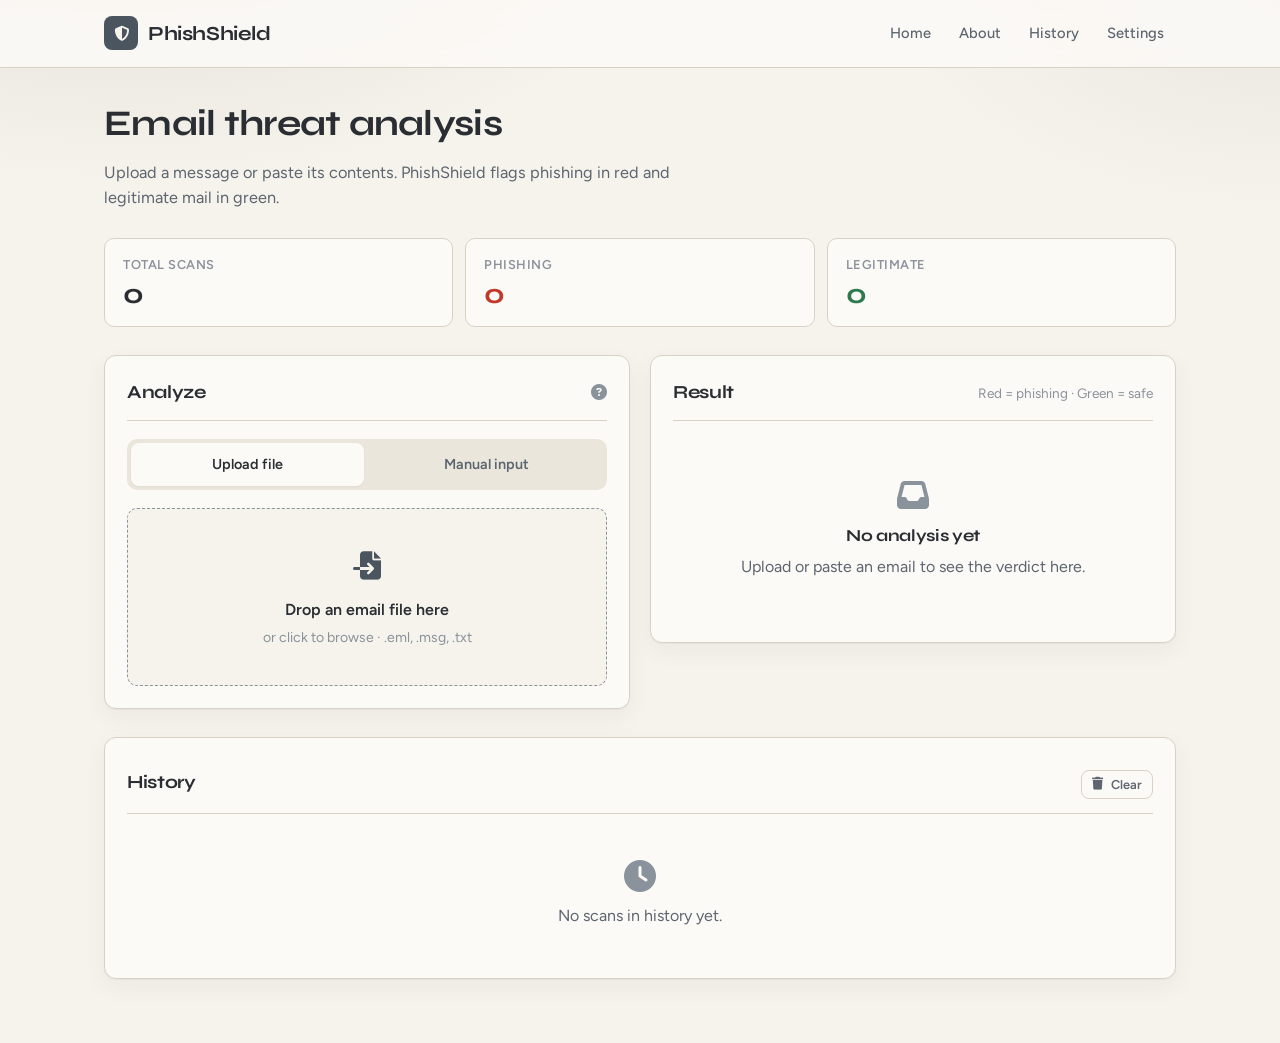
<file: templates/index.html>
<!DOCTYPE html>
<html lang="en">
<head>
    <meta charset="UTF-8">
    <meta name="viewport" content="width=device-width, initial-scale=1.0">
    <title>PhishShield — Email Analysis</title>
    <link rel="preconnect" href="https://fonts.googleapis.com">
    <link rel="preconnect" href="https://fonts.gstatic.com" crossorigin>
    <link href="https://fonts.googleapis.com/css2?family=Figtree:wght@400;500;600;700&family=Syne:wght@600;700;800&display=swap" rel="stylesheet">
    <link rel="stylesheet" href="https://cdnjs.cloudflare.com/ajax/libs/font-awesome/6.4.0/css/all.min.css">
    <style>
        :root {
            --cream: #f6f3ec;
            --cream-deep: #ebe6db;
            --paper: #fcfaf6;
            --ink: #2a2e33;
            --ink-soft: #5c6570;
            --grey: #8a929c;
            --grey-line: #d8d2c6;
            --slate: #4a5560;
            --slate-dark: #343b44;
            --flag-red: #c0392b;
            --flag-red-soft: #f8e8e6;
            --flag-green: #2d7a4f;
            --flag-green-soft: #e6f2eb;
            --flag-amber: #9a6b2f;
            --flag-amber-soft: #f5ebdb;
            --radius: 10px;
            --shadow: 0 1px 0 rgba(42, 46, 51, 0.04), 0 8px 24px rgba(42, 46, 51, 0.05);
        }

        * {
            box-sizing: border-box;
            margin: 0;
            padding: 0;
        }

        html {
            scroll-behavior: smooth;
        }

        body {
            font-family: 'Figtree', sans-serif;
            background:
                radial-gradient(ellipse 80% 50% at 10% -10%, rgba(210, 205, 195, 0.55), transparent 55%),
                radial-gradient(ellipse 60% 40% at 100% 0%, rgba(220, 216, 208, 0.45), transparent 50%),
                var(--cream);
            color: var(--ink);
            line-height: 1.55;
            min-height: 100vh;
        }

        h1, h2, h3, .logo, .brand-mark {
            font-family: 'Syne', sans-serif;
            letter-spacing: -0.02em;
        }

        a {
            color: inherit;
            text-decoration: none;
        }

        /* ——— Top bar ——— */
        .topbar {
            border-bottom: 1px solid var(--grey-line);
            background: rgba(252, 250, 246, 0.88);
            backdrop-filter: blur(10px);
            position: sticky;
            top: 0;
            z-index: 50;
        }

        .topbar-inner {
            max-width: 1120px;
            margin: 0 auto;
            padding: 14px 24px;
            display: flex;
            align-items: center;
            justify-content: space-between;
            gap: 16px;
        }

        .logo {
            display: flex;
            align-items: center;
            gap: 10px;
            font-size: 1.25rem;
            font-weight: 700;
            color: var(--ink);
        }

        .logo-mark {
            width: 34px;
            height: 34px;
            border-radius: 8px;
            background: var(--slate);
            color: var(--cream);
            display: grid;
            place-items: center;
            font-size: 0.95rem;
        }

        nav ul {
            display: flex;
            list-style: none;
            gap: 4px;
            flex-wrap: wrap;
        }

        nav a {
            display: inline-flex;
            align-items: center;
            gap: 6px;
            padding: 8px 12px;
            border-radius: 8px;
            font-size: 0.92rem;
            font-weight: 500;
            color: var(--ink-soft);
            transition: background 0.2s, color 0.2s;
        }

        nav a:hover {
            background: var(--cream-deep);
            color: var(--ink);
        }

        /* ——— Page shell ——— */
        .page {
            max-width: 1120px;
            margin: 0 auto;
            padding: 28px 24px 64px;
        }

        .page-intro {
            margin-bottom: 28px;
            max-width: 36rem;
        }

        .page-intro h1 {
            font-size: clamp(1.75rem, 3vw, 2.25rem);
            font-weight: 700;
            color: var(--ink);
            margin-bottom: 8px;
        }

        .page-intro p {
            color: var(--ink-soft);
            font-size: 1.02rem;
        }

        /* ——— Stats ——— */
        .stats-grid {
            display: grid;
            grid-template-columns: repeat(3, 1fr);
            gap: 12px;
            margin-bottom: 28px;
        }

        .stat-card {
            background: var(--paper);
            border: 1px solid var(--grey-line);
            border-radius: var(--radius);
            padding: 16px 18px;
        }

        .stat-label {
            font-size: 0.8rem;
            font-weight: 600;
            text-transform: uppercase;
            letter-spacing: 0.04em;
            color: var(--grey);
            margin-bottom: 4px;
        }

        .stat-value {
            font-family: 'Syne', sans-serif;
            font-size: 1.75rem;
            font-weight: 700;
            color: var(--ink);
            line-height: 1.1;
        }

        .stat-card.stat-phishing .stat-value { color: var(--flag-red); }
        .stat-card.stat-legitimate .stat-value { color: var(--flag-green); }

        /* ——— Main workspace ——— */
        .workspace {
            display: grid;
            grid-template-columns: 1fr 1fr;
            gap: 20px;
            margin-bottom: 28px;
            align-items: start;
        }

        .panel {
            background: var(--paper);
            border: 1px solid var(--grey-line);
            border-radius: 12px;
            padding: 22px;
            box-shadow: var(--shadow);
            position: relative;
        }

        .panel-header {
            display: flex;
            justify-content: space-between;
            align-items: baseline;
            gap: 12px;
            margin-bottom: 18px;
            padding-bottom: 14px;
            border-bottom: 1px solid var(--grey-line);
        }

        .panel-title {
            font-size: 1.15rem;
            font-weight: 700;
            color: var(--ink);
        }

        .panel-hint {
            font-size: 0.85rem;
            color: var(--grey);
        }

        .section-block {
            margin-top: 8px;
        }

        .section-block .panel-header {
            margin-top: 8px;
        }

        /* ——— Tabs ——— */
        .tabs {
            display: flex;
            gap: 6px;
            padding: 4px;
            background: var(--cream-deep);
            border-radius: 10px;
            margin-bottom: 18px;
        }

        .tab {
            flex: 1;
            text-align: center;
            padding: 10px 12px;
            cursor: pointer;
            font-weight: 600;
            font-size: 0.9rem;
            color: var(--ink-soft);
            border-radius: 8px;
            transition: background 0.2s, color 0.2s;
            border: none;
            background: transparent;
        }

        .tab.active {
            background: var(--paper);
            color: var(--ink);
            box-shadow: 0 1px 2px rgba(42, 46, 51, 0.06);
        }

        .tab-content {
            display: none;
        }

        .tab-content.active {
            display: block;
        }

        /* ——— Upload ——— */
        .drag-drop-area {
            border: 1.5px dashed var(--grey);
            border-radius: var(--radius);
            padding: 36px 20px;
            text-align: center;
            cursor: pointer;
            transition: border-color 0.2s, background 0.2s;
            background: var(--cream);
        }

        .drag-drop-area:hover,
        .drag-drop-area.active {
            border-color: var(--slate);
            background: var(--cream-deep);
        }

        .drag-drop-icon {
            font-size: 1.75rem;
            color: var(--slate);
            margin-bottom: 10px;
        }

        .drag-drop-text {
            font-size: 1rem;
            font-weight: 600;
            color: var(--ink);
            margin-bottom: 4px;
        }

        .drag-drop-hint {
            font-size: 0.88rem;
            color: var(--grey);
        }

        .file-info {
            display: none;
            background: var(--cream);
            border: 1px solid var(--grey-line);
            padding: 12px 14px;
            border-radius: 8px;
            margin-top: 14px;
            align-items: center;
            gap: 12px;
        }

        .upload-actions {
            margin-top: 14px;
        }

        .upload-actions[hidden] {
            display: none;
        }

        .file-icon { color: var(--slate); font-size: 1.2rem; }
        .file-details { flex: 1; min-width: 0; }
        .file-name { font-weight: 600; font-size: 0.95rem; }
        .file-size { font-size: 0.8rem; color: var(--grey); }
        .remove-file {
            color: var(--flag-red);
            cursor: pointer;
            padding: 4px 8px;
        }

        /* ——— Forms ——— */
        .form-group { margin-bottom: 16px; }

        label {
            display: block;
            margin-bottom: 6px;
            font-weight: 600;
            font-size: 0.88rem;
            color: var(--ink-soft);
        }

        input[type="text"],
        textarea {
            width: 100%;
            padding: 11px 13px;
            border: 1px solid var(--grey-line);
            border-radius: 8px;
            font-size: 0.95rem;
            font-family: inherit;
            background: var(--cream);
            color: var(--ink);
            transition: border-color 0.2s, box-shadow 0.2s;
        }

        input[type="text"]:focus,
        textarea:focus {
            outline: none;
            border-color: var(--slate);
            box-shadow: 0 0 0 3px rgba(74, 85, 96, 0.12);
            background: var(--paper);
        }

        textarea {
            min-height: 160px;
            resize: vertical;
        }

        .checkbox-row {
            display: flex;
            flex-wrap: wrap;
            gap: 16px 24px;
            margin-bottom: 18px;
        }

        .checkbox-group {
            display: flex;
            align-items: center;
            gap: 8px;
        }

        .checkbox-group label {
            margin: 0;
            font-weight: 500;
            color: var(--ink);
            cursor: pointer;
        }

        .checkbox-group input[type="checkbox"] {
            width: 16px;
            height: 16px;
            accent-color: var(--slate);
        }

        /* ——— Buttons ——— */
        .btn {
            background: var(--slate-dark);
            color: var(--cream);
            border: none;
            padding: 12px 18px;
            border-radius: 8px;
            cursor: pointer;
            font-size: 0.95rem;
            font-weight: 600;
            font-family: inherit;
            display: inline-flex;
            align-items: center;
            gap: 8px;
            transition: background 0.2s, transform 0.15s;
        }

        .btn:hover {
            background: var(--ink);
        }

        .btn-outline {
            background: transparent;
            border: 1px solid var(--grey-line);
            color: var(--ink-soft);
        }

        .btn-outline:hover {
            background: var(--cream-deep);
            color: var(--ink);
        }

        .btn-sm {
            padding: 6px 10px;
            font-size: 0.8rem;
        }

        /* ——— Results ——— */
        .empty-state {
            text-align: center;
            padding: 40px 16px;
            color: var(--ink-soft);
        }

        .empty-state i {
            font-size: 2rem;
            color: var(--grey);
            margin-bottom: 12px;
        }

        .empty-state h3 {
            font-size: 1.05rem;
            color: var(--ink);
            margin-bottom: 6px;
        }

        .result-card {
            padding: 18px;
            border-radius: var(--radius);
            margin-bottom: 16px;
            border: 1px solid var(--grey-line);
            background: var(--cream);
            position: relative;
        }

        .result-card.phishing {
            background: var(--flag-red-soft);
            border-color: #e5b4ae;
            border-left: 4px solid var(--flag-red);
            color: var(--ink);
        }

        .result-card.legitimate {
            background: var(--flag-green-soft);
            border-color: #b5d4c2;
            border-left: 4px solid var(--flag-green);
            color: var(--ink);
        }

        .result-card.suspicious {
            background: #f7f0e4;
            border-color: #e0d0b4;
            border-left: 4px solid var(--flag-amber);
            color: var(--ink);
        }

        .result-title {
            font-family: 'Syne', sans-serif;
            font-size: 1.2rem;
            font-weight: 700;
            margin-bottom: 6px;
            display: flex;
            align-items: center;
            gap: 8px;
        }

        .result-card.phishing .result-title { color: var(--flag-red); }
        .result-card.legitimate .result-title { color: var(--flag-green); }
        .result-card.suspicious .result-title { color: var(--flag-amber); }

        .result-meta {
            font-size: 0.92rem;
            color: var(--ink-soft);
            margin-bottom: 4px;
        }

        .confidence-meter {
            height: 8px;
            background: rgba(42, 46, 51, 0.08);
            border-radius: 4px;
            margin: 12px 0 8px;
            overflow: hidden;
        }

        .confidence-level {
            height: 100%;
            width: 0%;
            border-radius: 4px;
            transition: width 0.7s cubic-bezier(0.22, 0.61, 0.36, 1);
            background: var(--slate);
        }

        .result-card.phishing .confidence-level { background: var(--flag-red); }
        .result-card.legitimate .confidence-level { background: var(--flag-green); }
        .result-card.suspicious .confidence-level { background: var(--flag-amber); }

        .features-heading {
            font-size: 0.85rem;
            font-weight: 700;
            text-transform: uppercase;
            letter-spacing: 0.04em;
            color: var(--ink-soft);
            margin: 14px 0 8px;
        }

        .features-table {
            width: 100%;
            border-collapse: collapse;
            font-size: 0.9rem;
            background: var(--paper);
            border-radius: 8px;
            overflow: hidden;
            border: 1px solid var(--grey-line);
        }

        .features-table th,
        .features-table td {
            padding: 10px 12px;
            text-align: left;
            border-bottom: 1px solid var(--grey-line);
        }

        .features-table th {
            background: var(--cream-deep);
            font-weight: 600;
            color: var(--ink-soft);
            font-size: 0.8rem;
            text-transform: uppercase;
            letter-spacing: 0.03em;
        }

        .features-table tr:last-child td {
            border-bottom: none;
        }

        .preview-box {
            background: var(--cream);
            border: 1px solid var(--grey-line);
            padding: 14px;
            border-radius: 8px;
            max-height: 200px;
            overflow-y: auto;
            font-size: 0.92rem;
            color: var(--ink-soft);
        }

        .preview-box strong {
            color: var(--ink);
        }

        /* ——— History ——— */
        .history-list {
            display: flex;
            flex-direction: column;
            gap: 10px;
        }

        .history-item {
            background: var(--cream);
            padding: 14px 16px;
            border-radius: 8px;
            border: 1px solid var(--grey-line);
            border-left: 4px solid var(--grey);
            display: flex;
            justify-content: space-between;
            align-items: center;
            gap: 12px;
            cursor: pointer;
            transition: background 0.15s, border-color 0.15s;
        }

        .history-item:hover {
            background: var(--paper);
            border-color: var(--slate);
        }

        .history-item.phishing { border-left-color: var(--flag-red); }
        .history-item.legitimate { border-left-color: var(--flag-green); }
        .history-item.suspicious { border-left-color: var(--flag-amber); }

        .history-content { flex: 1; min-width: 0; }

        .history-title {
            margin-bottom: 2px;
            white-space: nowrap;
            overflow: hidden;
            text-overflow: ellipsis;
            font-weight: 600;
            font-size: 0.95rem;
        }

        .history-preview {
            color: var(--grey);
            font-size: 0.85rem;
            white-space: nowrap;
            overflow: hidden;
            text-overflow: ellipsis;
        }

        .history-actions { margin-top: 8px; }

        .history-meta {
            display: flex;
            flex-direction: column;
            align-items: flex-end;
            gap: 6px;
            flex-shrink: 0;
        }

        .history-date {
            font-size: 0.75rem;
            color: var(--grey);
            white-space: nowrap;
        }

        .history-badge {
            padding: 3px 9px;
            border-radius: 6px;
            font-size: 0.72rem;
            font-weight: 700;
            text-transform: uppercase;
            letter-spacing: 0.03em;
        }

        .badge-phishing {
            background: var(--flag-red);
            color: #fff;
        }

        .badge-legitimate {
            background: var(--flag-green);
            color: #fff;
        }

        .badge-suspicious {
            background: var(--flag-amber);
            color: #fff;
        }

        /* ——— Loading / modal ——— */
        .loading {
            display: none;
            text-align: center;
            padding: 30px;
            background: rgba(252, 250, 246, 0.92);
            border-radius: 10px;
            position: absolute;
            inset: 0;
            z-index: 10;
            flex-direction: column;
            justify-content: center;
            align-items: center;
            color: var(--ink-soft);
        }

        .spinner {
            border: 3px solid var(--cream-deep);
            border-radius: 50%;
            border-top: 3px solid var(--slate);
            width: 36px;
            height: 36px;
            animation: spin 0.8s linear infinite;
            margin-bottom: 12px;
        }

        @keyframes spin {
            to { transform: rotate(360deg); }
        }

        .modal-overlay {
            display: none;
            position: fixed;
            inset: 0;
            background: rgba(42, 46, 51, 0.4);
            z-index: 1000;
            align-items: center;
            justify-content: center;
            padding: 20px;
        }

        .modal-overlay.open { display: flex; }

        .modal-panel {
            background: var(--paper);
            border: 1px solid var(--grey-line);
            border-radius: 12px;
            max-width: 480px;
            width: 100%;
            padding: 24px;
            box-shadow: var(--shadow);
        }

        .modal-panel h3 {
            margin-bottom: 12px;
            font-size: 1.2rem;
        }

        .modal-panel p {
            color: var(--ink-soft);
            line-height: 1.55;
            margin-bottom: 10px;
            font-size: 0.95rem;
        }

        .modal-panel code {
            background: var(--cream-deep);
            padding: 1px 6px;
            border-radius: 4px;
            font-size: 0.88em;
        }

        .modal-actions {
            display: flex;
            justify-content: flex-end;
            gap: 10px;
            margin-top: 18px;
        }

        .tooltip {
            position: relative;
            display: inline-block;
            cursor: help;
            color: var(--grey);
        }

        .tooltip .tooltiptext {
            visibility: hidden;
            width: 220px;
            background: var(--ink);
            color: var(--cream);
            text-align: left;
            border-radius: 8px;
            padding: 10px 12px;
            position: absolute;
            z-index: 1;
            bottom: 130%;
            right: 0;
            opacity: 0;
            transition: opacity 0.2s;
            font-size: 0.82rem;
            font-weight: 400;
            font-family: 'Figtree', sans-serif;
        }

        .tooltip:hover .tooltiptext {
            visibility: visible;
            opacity: 1;
        }

        @media (max-width: 900px) {
            .workspace { grid-template-columns: 1fr; }
        }

        @media (max-width: 640px) {
            .topbar-inner {
                flex-direction: column;
                align-items: flex-start;
            }

            .stats-grid { grid-template-columns: 1fr; }

            .history-item {
                flex-direction: column;
                align-items: flex-start;
            }

            .history-meta { align-items: flex-start; }
        }
    </style>
</head>
<body id="top">
    <header class="topbar">
        <div class="topbar-inner">
            <div class="logo">
                <span class="logo-mark"><i class="fas fa-shield-alt"></i></span>
                <span>PhishShield</span>
            </div>
            <nav>
                <ul>
                    <li><a href="#top">Home</a></li>
                    <li><a href="#about" id="aboutNav">About</a></li>
                    <li><a href="#history-section">History</a></li>
                    <li><a href="#settings" id="settingsNav">Settings</a></li>
                </ul>
            </nav>
        </div>
    </header>

    <main class="page">
        <section class="page-intro">
            <h1>Email threat analysis</h1>
            <p>Upload a message or paste its contents. PhishShield flags phishing in red and legitimate mail in green.</p>
        </section>

        <section class="stats-grid" aria-label="Scan statistics">
            <div class="stat-card">
                <div class="stat-label">Total scans</div>
                <div class="stat-value" id="totalScans">0</div>
            </div>
            <div class="stat-card stat-phishing">
                <div class="stat-label">Phishing</div>
                <div class="stat-value" id="phishingDetected">0</div>
            </div>
            <div class="stat-card stat-legitimate">
                <div class="stat-label">Legitimate</div>
                <div class="stat-value" id="legitimateFound">0</div>
            </div>
        </section>

        <section class="workspace">
            <div class="panel">
                <div class="panel-header">
                    <h2 class="panel-title">Analyze</h2>
                    <div class="tooltip">
                        <i class="fas fa-circle-question"></i>
                        <span class="tooltiptext">Drop an .eml / .txt file, or switch to Manual Input to paste content.</span>
                    </div>
                </div>

                <div class="tabs" role="tablist">
                    <div class="tab active" data-tab="drag-drop" role="tab">Upload file</div>
                    <div class="tab" data-tab="manual" role="tab">Manual input</div>
                </div>

                <div class="tab-content active" id="drag-drop-tab">
                    <div id="dragDropArea" class="drag-drop-area">
                        <div class="drag-drop-icon"><i class="fas fa-file-import"></i></div>
                        <div class="drag-drop-text">Drop an email file here</div>
                        <div class="drag-drop-hint">or click to browse · .eml, .msg, .txt</div>
                        <input type="file" id="fileInput" accept=".eml,.msg,.txt" style="display: none;">
                    </div>
                    <div id="fileInfo" class="file-info">
                        <div class="file-icon"><i class="fas fa-file-alt"></i></div>
                        <div class="file-details">
                            <div class="file-name" id="fileName">No file selected</div>
                            <div class="file-size" id="fileSize">-</div>
                        </div>
                        <div class="remove-file" id="removeFile" title="Remove file">
                            <i class="fas fa-times"></i>
                        </div>
                    </div>
                    <div class="upload-actions" id="uploadActions" hidden>
                        <button type="button" class="btn" id="checkEmailBtn">
                            <i class="fas fa-search"></i> Check email
                        </button>
                    </div>
                </div>

                <div class="tab-content" id="manual-tab">
                    <form id="analysisForm">
                        <div class="form-group">
                            <label for="emailText">Email content</label>
                            <textarea id="emailText" placeholder="Paste the full email body here…"></textarea>
                        </div>
                        <div class="form-group">
                            <label for="subject">Subject</label>
                            <input type="text" id="subject" placeholder="Email subject">
                        </div>
                        <div class="form-group">
                            <label for="senderDomain">Sender domain</label>
                            <input type="text" id="senderDomain" placeholder="example.com">
                        </div>
                        <div class="form-group">
                            <label>Options</label>
                            <div class="checkbox-row">
                                <div class="checkbox-group">
                                    <input type="checkbox" id="hasAttachment">
                                    <label for="hasAttachment">Has attachment</label>
                                </div>
                                <div class="checkbox-group">
                                    <input type="checkbox" id="urgentKeywords">
                                    <label for="urgentKeywords">Urgent language</label>
                                </div>
                            </div>
                        </div>
                        <button type="submit" class="btn">
                            <i class="fas fa-search"></i> Analyze email
                        </button>
                    </form>
                </div>

                <div class="loading" id="loadingIndicator">
                    <div class="spinner"></div>
                    <p>Analyzing…</p>
                </div>
            </div>

            <div class="panel">
                <div class="panel-header">
                    <h2 class="panel-title">Result</h2>
                    <span class="panel-hint">Red = phishing · Green = safe</span>
                </div>
                <div id="resultsContainer">
                    <div class="empty-state">
                        <i class="fas fa-inbox"></i>
                        <h3>No analysis yet</h3>
                        <p>Upload or paste an email to see the verdict here.</p>
                    </div>
                </div>
            </div>
        </section>

        <section class="panel section-block" id="history-section">
            <div class="panel-header">
                <h2 class="panel-title">History</h2>
                <button id="clearHistory" class="btn btn-outline btn-sm" type="button">
                    <i class="fas fa-trash"></i> Clear
                </button>
            </div>
            <div id="historyContainer" class="history-list">
                <div class="empty-state" style="padding: 28px 16px;">
                    <i class="fas fa-clock"></i>
                    <p>No scans in history yet.</p>
                </div>
            </div>
        </section>
    </main>

    <div class="modal-overlay" id="aboutModal" role="dialog" aria-modal="true">
        <div class="modal-panel">
            <h3>About PhishShield</h3>
            <p>PhishShield classifies emails as phishing or legitimate using a Random Forest model trained on 200k+ labeled samples.</p>
            <p>It combines wording signals, link/layout patterns, and sender-domain metadata.</p>
            <p>Upload <code>.eml</code>, <code>.msg</code>, or <code>.txt</code>, or paste content under Manual input.</p>
            <div class="modal-actions">
                <button type="button" class="btn" data-close-modal="aboutModal">Close</button>
            </div>
        </div>
    </div>

    <div class="modal-overlay" id="settingsModal" role="dialog" aria-modal="true">
        <div class="modal-panel">
            <h3>Settings</h3>
            <div class="form-group">
                <label for="apiBaseUrl">API base URL (blank = same origin)</label>
                <input type="text" id="apiBaseUrl" placeholder="e.g. http://127.0.0.1:5001">
            </div>
            <p>Only needed if the UI is hosted separately from the Flask API.</p>
            <div class="modal-actions">
                <button type="button" class="btn btn-outline" data-close-modal="settingsModal">Cancel</button>
                <button type="button" class="btn" id="saveSettings">Save</button>
            </div>
        </div>
    </div>

    <script>
        document.addEventListener('DOMContentLoaded', function() {
            const form = document.getElementById('analysisForm');
            const resultsContainer = document.getElementById('resultsContainer');
            const historyContainer = document.getElementById('historyContainer');
            const loadingIndicator = document.getElementById('loadingIndicator');
            const dragDropArea = document.getElementById('dragDropArea');
            const fileInput = document.getElementById('fileInput');
            const fileInfo = document.getElementById('fileInfo');
            const fileName = document.getElementById('fileName');
            const fileSize = document.getElementById('fileSize');
            const removeFile = document.getElementById('removeFile');
            const checkEmailBtn = document.getElementById('checkEmailBtn');
            const uploadActions = document.getElementById('uploadActions');
            const clearHistory = document.getElementById('clearHistory');
            const tabs = document.querySelectorAll('.tab');
            const tabContents = document.querySelectorAll('.tab-content');
            const totalScansEl = document.getElementById('totalScans');
            const phishingDetectedEl = document.getElementById('phishingDetected');
            const legitimateFoundEl = document.getElementById('legitimateFound');
            const apiBaseUrlInput = document.getElementById('apiBaseUrl');

            let selectedFile = null;

            let analysisHistory = JSON.parse(localStorage.getItem('phishingAnalysisHistory')) || [];
            let stats = JSON.parse(localStorage.getItem('phishingStats')) || {
                total: 0,
                phishing: 0,
                legitimate: 0
            };
            let apiBaseUrl = localStorage.getItem('phishshieldApiBase') || '';

            function apiUrl(path) {
                const base = (apiBaseUrl || '').replace(/\/$/, '');
                return `${base}${path}`;
            }

            function escapeHtml(text) {
                return String(text || '')
                    .replace(/&/g, '&amp;')
                    .replace(/</g, '&lt;')
                    .replace(/>/g, '&gt;')
                    .replace(/"/g, '&quot;');
            }

            updateStats();
            renderHistory();

            document.getElementById('aboutNav').addEventListener('click', function(e) {
                e.preventDefault();
                document.getElementById('aboutModal').classList.add('open');
            });
            document.getElementById('settingsNav').addEventListener('click', function(e) {
                e.preventDefault();
                apiBaseUrlInput.value = apiBaseUrl;
                document.getElementById('settingsModal').classList.add('open');
            });
            document.querySelectorAll('[data-close-modal]').forEach(btn => {
                btn.addEventListener('click', function() {
                    document.getElementById(this.getAttribute('data-close-modal')).classList.remove('open');
                });
            });
            document.querySelectorAll('.modal-overlay').forEach(overlay => {
                overlay.addEventListener('click', function(e) {
                    if (e.target === overlay) overlay.classList.remove('open');
                });
            });
            document.getElementById('saveSettings').addEventListener('click', function() {
                apiBaseUrl = apiBaseUrlInput.value.trim();
                localStorage.setItem('phishshieldApiBase', apiBaseUrl);
                document.getElementById('settingsModal').classList.remove('open');
            });

            tabs.forEach(tab => {
                tab.addEventListener('click', function() {
                    const tabId = this.getAttribute('data-tab');
                    tabs.forEach(t => t.classList.remove('active'));
                    this.classList.add('active');
                    tabContents.forEach(content => {
                        content.classList.remove('active');
                        if (content.id === `${tabId}-tab`) {
                            content.classList.add('active');
                        }
                    });
                });
            });

            dragDropArea.addEventListener('click', function() {
                fileInput.click();
            });
            fileInput.addEventListener('change', handleFileSelect);

            ['dragenter', 'dragover', 'dragleave', 'drop'].forEach(eventName => {
                dragDropArea.addEventListener(eventName, preventDefaults, false);
            });
            function preventDefaults(e) {
                e.preventDefault();
                e.stopPropagation();
            }
            ['dragenter', 'dragover'].forEach(eventName => {
                dragDropArea.addEventListener(eventName, () => dragDropArea.classList.add('active'), false);
            });
            ['dragleave', 'drop'].forEach(eventName => {
                dragDropArea.addEventListener(eventName, () => dragDropArea.classList.remove('active'), false);
            });
            dragDropArea.addEventListener('drop', function(e) {
                if (e.dataTransfer.files.length) {
                    handleFileSelect({ target: { files: e.dataTransfer.files } });
                }
            }, false);

            function handleFileSelect(event) {
                const file = event.target.files[0];
                if (!file) return;

                const fileExt = file.name.split('.').pop().toLowerCase();
                const validExts = ['eml', 'msg', 'txt'];
                if (!validExts.includes(fileExt)) {
                    alert('Please upload a valid email file (.eml, .msg, .txt)');
                    return;
                }

                selectedFile = file;
                fileName.textContent = file.name;
                fileSize.textContent = formatFileSize(file.size);
                fileInfo.style.display = 'flex';
                uploadActions.hidden = false;
            }

            function formatFileSize(bytes) {
                if (bytes === 0) return '0 Bytes';
                const k = 1024;
                const sizes = ['Bytes', 'KB', 'MB', 'GB'];
                const i = Math.floor(Math.log(bytes) / Math.log(k));
                return parseFloat((bytes / Math.pow(k, i)).toFixed(2)) + ' ' + sizes[i];
            }

            function clearSelectedFile() {
                selectedFile = null;
                fileInput.value = '';
                fileInfo.style.display = 'none';
                uploadActions.hidden = true;
                fileName.textContent = 'No file selected';
                fileSize.textContent = '-';
            }

            removeFile.addEventListener('click', clearSelectedFile);

            checkEmailBtn.addEventListener('click', function() {
                if (!selectedFile) {
                    alert('Please upload an email file first');
                    return;
                }
                analyzeEmailFile(selectedFile);
            });

            form.addEventListener('submit', function(e) {
                e.preventDefault();
                const emailText = document.getElementById('emailText').value;
                const subject = document.getElementById('subject').value;
                const senderDomain = document.getElementById('senderDomain').value;
                const hasAttachment = document.getElementById('hasAttachment').checked;
                const urgentKeywords = document.getElementById('urgentKeywords').checked;

                if (!emailText.trim()) {
                    alert('Please enter email content to analyze');
                    return;
                }

                analyzeContent({
                    email_text: emailText,
                    subject: subject,
                    sender_domain: senderDomain,
                    has_attachment: hasAttachment ? 1 : 0,
                    urgent_keywords: urgentKeywords ? 1 : 0
                }, emailText, subject);
            });

            clearHistory.addEventListener('click', function() {
                if (confirm('Are you sure you want to clear all analysis history?')) {
                    analysisHistory = [];
                    stats = { total: 0, phishing: 0, legitimate: 0 };
                    localStorage.setItem('phishingAnalysisHistory', JSON.stringify(analysisHistory));
                    localStorage.setItem('phishingStats', JSON.stringify(stats));
                    renderHistory();
                    updateStats();
                }
            });

            function analyzeEmailFile(file) {
                showLoading();
                const formData = new FormData();
                formData.append('file', file);

                fetch(apiUrl('/analyze'), {
                    method: 'POST',
                    body: formData
                })
                .then(async response => {
                    const data = await response.json();
                    if (!response.ok) throw new Error(data.error || 'Analyze failed');
                    return data;
                })
                .then(data => {
                    hideLoading();
                    if (data.error) {
                        showError(data.error);
                        return;
                    }
                    const parsed = data.parsed || {};
                    const body = parsed.email_text || '';
                    const subject = parsed.subject || file.name;
                    displayResults(data, body, subject, file.name);
                    addToHistory(data, body, subject, file.name, {
                        email_text: body,
                        subject: subject,
                        sender_domain: parsed.sender_domain || '',
                        has_attachment: parsed.has_attachment || 0,
                        urgent_keywords: parsed.urgent_keywords || 0,
                        links_count: parsed.links_count
                    });
                    updateStats(data.prediction);
                })
                .catch(error => {
                    hideLoading();
                    showError(`Failed to analyze file: ${error.message}. Is the Flask server running?`);
                });
            }

            function analyzeContent(requestData, originalText, subject, filename = null, countStats = true) {
                showLoading();
                fetch(apiUrl('/predict'), {
                    method: 'POST',
                    headers: { 'Content-Type': 'application/json' },
                    body: JSON.stringify(requestData)
                })
                .then(async response => {
                    const data = await response.json();
                    if (!response.ok) throw new Error(data.error || 'Prediction failed');
                    return data;
                })
                .then(data => {
                    hideLoading();
                    if (data.error) {
                        showError(data.error);
                        return;
                    }
                    displayResults(data, originalText, subject, filename);
                    addToHistory(data, originalText, subject, filename, requestData);
                    if (countStats) updateStats(data.prediction);
                })
                .catch(error => {
                    hideLoading();
                    showError(`Failed to analyze content: ${error.message}. Is the Flask server running?`);
                });
            }

            function showLoading() {
                loadingIndicator.style.display = 'flex';
                resultsContainer.innerHTML = '<p>Analyzing content...</p>';
            }

            function hideLoading() {
                loadingIndicator.style.display = 'none';
            }

            function showError(message) {
                resultsContainer.innerHTML = `<div class="result-card suspicious">
                    <div class="result-title"><i class="fas fa-exclamation-circle"></i> Error</div>
                    <p class="result-meta">${escapeHtml(message)}</p>
                </div>`;
            }

            function displayResults(data, originalText, subject, filename = null) {
                const isPhishing = data.prediction === 'phishing';
                const confidencePercent = Math.round((data.confidence || 0) * 100);
                const phishingPercent = Math.round((data.probability || 0) * 100);

                let resultClass = 'legitimate';
                let resultIcon = 'fa-check-circle';
                let resultTitle = 'Likely Legitimate';

                if (isPhishing) {
                    resultClass = 'phishing';
                    resultIcon = 'fa-exclamation-triangle';
                    resultTitle = 'Phishing Detected';
                } else if ((data.probability || 0) > 0.3) {
                    resultClass = 'suspicious';
                    resultIcon = 'fa-question-circle';
                    resultTitle = 'Suspicious Content';
                }

                let featuresRows = '';
                const features = data.features_used || {};
                for (const [key, value] of Object.entries(features)) {
                    const displayKey = key.replace(/_/g, ' ').replace(/\b\w/g, l => l.toUpperCase());
                    const displayVal = typeof value === 'number' && !Number.isInteger(value)
                        ? value.toFixed(4)
                        : value;
                    featuresRows += `
                        <tr>
                            <td>${escapeHtml(displayKey)}</td>
                            <td>${escapeHtml(displayVal)}</td>
                        </tr>
                    `;
                }

                resultsContainer.innerHTML = `
                    <div class="result-card ${resultClass}">
                        <div class="result-title">
                            <i class="fas ${resultIcon}"></i>
                            ${resultTitle}
                        </div>
                        <p class="result-meta">This content is ${isPhishing ? 'likely' : 'unlikely'} to be a phishing attempt.</p>
                        <div class="confidence-meter">
                            <div class="confidence-level" style="width: ${confidencePercent}%"></div>
                        </div>
                        <p class="result-meta">Confidence: ${confidencePercent}% · Phishing probability: ${phishingPercent}%</p>
                        <div class="features-heading">Analysis details</div>
                        <table class="features-table">
                            <thead>
                                <tr><th>Feature</th><th>Value</th></tr>
                            </thead>
                            <tbody>${featuresRows}</tbody>
                        </table>
                    </div>
                    <div class="form-group">
                        <div class="features-heading">Content preview</div>
                        <div class="preview-box">
                            ${filename ? `<p><strong>File:</strong> ${escapeHtml(filename)}</p>` : ''}
                            ${subject ? `<p><strong>Subject:</strong> ${escapeHtml(subject)}</p>` : ''}
                            <p>${escapeHtml((originalText || '').substring(0, 500))}${(originalText || '').length > 500 ? '...' : ''}</p>
                        </div>
                    </div>
                `;
            }

            function addToHistory(data, originalText, subject, filename = null, requestData = null) {
                const historyItem = {
                    id: Date.now(),
                    timestamp: new Date().toISOString(),
                    prediction: data.prediction,
                    probability: data.probability,
                    confidence: data.confidence,
                    subject: subject || filename || 'No Subject',
                    preview: (originalText || '').substring(0, 100) + ((originalText || '').length > 100 ? '...' : ''),
                    fullText: (originalText || '').substring(0, 8000),
                    filename: filename,
                    features: data.features_used,
                    requestData: requestData
                };

                analysisHistory.unshift(historyItem);
                if (analysisHistory.length > 20) {
                    analysisHistory = analysisHistory.slice(0, 20);
                }
                localStorage.setItem('phishingAnalysisHistory', JSON.stringify(analysisHistory));
                renderHistory();
            }

            function renderHistory() {
                if (analysisHistory.length === 0) {
                    historyContainer.innerHTML = `
                        <div class="empty-state" style="padding: 28px 16px;">
                            <i class="fas fa-clock"></i>
                            <p>No scans in history yet.</p>
                        </div>
                    `;
                    return;
                }

                let historyHTML = '';
                analysisHistory.forEach(item => {
                    const isPhishing = item.prediction === 'phishing';
                    let itemClass = 'legitimate';
                    let badgeClass = 'badge-legitimate';
                    let badgeText = 'Legitimate';

                    if (isPhishing) {
                        itemClass = 'phishing';
                        badgeClass = 'badge-phishing';
                        badgeText = 'Phishing';
                    } else if (item.probability > 0.3) {
                        itemClass = 'suspicious';
                        badgeClass = 'badge-suspicious';
                        badgeText = 'Suspicious';
                    }

                    const date = new Date(item.timestamp);
                    const timeString = date.toLocaleTimeString([], { hour: '2-digit', minute: '2-digit' });
                    const dateString = date.toLocaleDateString();

                    historyHTML += `
                        <div class="history-item ${itemClass}" data-id="${item.id}">
                            <div class="history-content">
                                <h4 class="history-title">${escapeHtml(item.subject)}</h4>
                                <p class="history-preview">${escapeHtml(item.preview)}</p>
                                <div class="history-actions">
                                    <button type="button" class="btn btn-outline btn-sm reanalyze-btn" data-id="${item.id}">
                                        <i class="fas fa-redo"></i> Reanalyze
                                    </button>
                                </div>
                            </div>
                            <div class="history-meta">
                                <span class="history-date">${dateString} ${timeString}</span>
                                <span class="history-badge ${badgeClass}">${badgeText} (${Math.round((item.confidence || 0) * 100)}%)</span>
                            </div>
                        </div>
                    `;
                });

                historyContainer.innerHTML = historyHTML;

                document.querySelectorAll('.history-item').forEach(item => {
                    item.addEventListener('click', function(e) {
                        if (e.target.closest('.reanalyze-btn')) return;
                        const id = parseInt(this.getAttribute('data-id'), 10);
                        const historyItem = analysisHistory.find(i => i.id === id);
                        if (!historyItem) return;
                        displayResults({
                            prediction: historyItem.prediction,
                            probability: historyItem.probability,
                            confidence: historyItem.confidence,
                            features_used: historyItem.features || {}
                        }, historyItem.fullText || historyItem.preview, historyItem.subject, historyItem.filename);
                    });
                });

                document.querySelectorAll('.reanalyze-btn').forEach(btn => {
                    btn.addEventListener('click', function(e) {
                        e.stopPropagation();
                        const id = parseInt(this.getAttribute('data-id'), 10);
                        const historyItem = analysisHistory.find(i => i.id === id);
                        if (!historyItem) return;
                        const payload = historyItem.requestData || {
                            email_text: historyItem.fullText || historyItem.preview,
                            subject: historyItem.subject
                        };
                        analyzeContent(
                            payload,
                            payload.email_text || historyItem.fullText || historyItem.preview,
                            payload.subject || historyItem.subject,
                            historyItem.filename,
                            false
                        );
                    });
                });
            }

            function updateStats(newPrediction = null) {
                if (newPrediction) {
                    stats.total++;
                    if (newPrediction === 'phishing') {
                        stats.phishing++;
                    } else {
                        stats.legitimate++;
                    }
                    localStorage.setItem('phishingStats', JSON.stringify(stats));
                }
                animateValue(totalScansEl, Number(totalScansEl.textContent) || 0, stats.total, 600);
                animateValue(phishingDetectedEl, Number(phishingDetectedEl.textContent) || 0, stats.phishing, 600);
                animateValue(legitimateFoundEl, Number(legitimateFoundEl.textContent) || 0, stats.legitimate, 600);
            }

            function animateValue(element, start, end, duration) {
                let startTimestamp = null;
                const step = (timestamp) => {
                    if (!startTimestamp) startTimestamp = timestamp;
                    const progress = Math.min((timestamp - startTimestamp) / duration, 1);
                    element.textContent = Math.floor(progress * (end - start) + start);
                    if (progress < 1) {
                        window.requestAnimationFrame(step);
                    } else {
                        element.textContent = end;
                    }
                };
                window.requestAnimationFrame(step);
            }
        });
    </script>
</body>
</html>
</file>
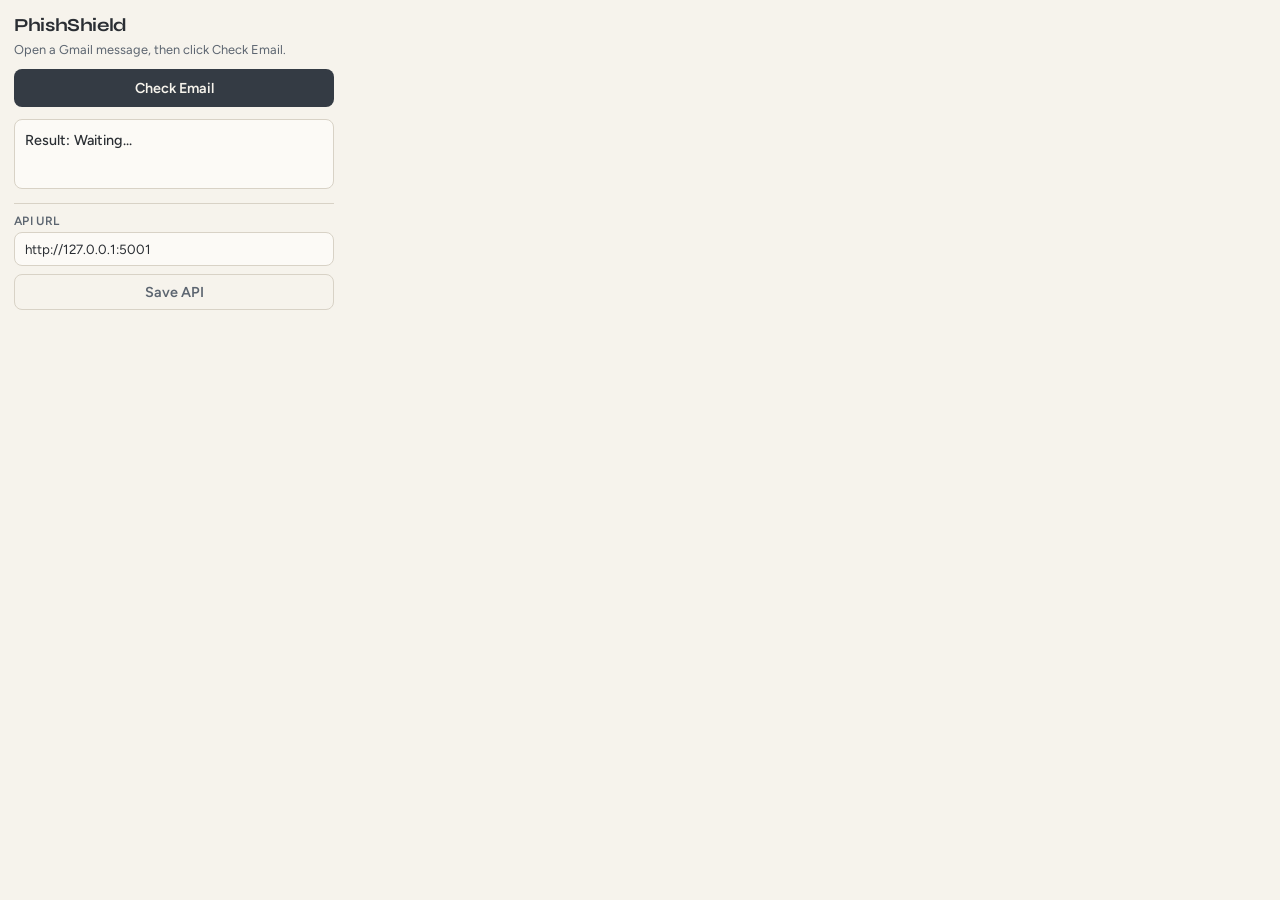
<file: Extension/popup.html>
<!DOCTYPE html>
<html lang="en">
<head>
    <meta charset="UTF-8">
    <meta name="viewport" content="width=device-width, initial-scale=1.0">
    <title>PhishShield</title>
    <link rel="stylesheet" href="styles.css">
</head>
<body>
    <h2>PhishShield</h2>
    <p class="hint">Open a Gmail message, then click Check Email.</p>
    <button id="checkEmail">Check Email</button>
    <p id="result">Result: <span>Waiting...</span></p>
    <div class="settings">
        <label for="apiUrl">API URL</label>
        <input id="apiUrl" type="text" value="http://127.0.0.1:5001" />
        <button id="saveApi" class="secondary">Save API</button>
    </div>
    <script src="popup.js"></script>
</body>
</html>
</file>
<file: Extension/styles.css>
@import url('https://fonts.googleapis.com/css2?family=Figtree:wght@400;500;600;700&family=Syne:wght@700&display=swap');

body {
    width: 320px;
    font-family: 'Figtree', sans-serif;
    margin: 0;
    padding: 14px;
    color: #2a2e33;
    background: #f6f3ec;
}

h2 {
    font-family: 'Syne', sans-serif;
    font-size: 1.15rem;
    margin: 0 0 6px;
    letter-spacing: -0.02em;
}

.hint {
    font-size: 0.8rem;
    color: #5c6570;
    margin: 0 0 12px;
}

button {
    padding: 10px 14px;
    background: #343b44;
    color: #f6f3ec;
    border: none;
    border-radius: 8px;
    cursor: pointer;
    width: 100%;
    font-family: inherit;
    font-weight: 600;
    font-size: 0.9rem;
}

button:hover {
    background: #2a2e33;
}

button.secondary {
    background: transparent;
    color: #5c6570;
    border: 1px solid #d8d2c6;
    margin-top: 8px;
    padding: 8px;
}

button.secondary:hover {
    background: #ebe6db;
    color: #2a2e33;
}

#result {
    margin-top: 12px;
    font-weight: 500;
    text-align: left;
    background: #fcfaf6;
    border: 1px solid #d8d2c6;
    border-radius: 8px;
    padding: 10px;
    min-height: 48px;
    line-height: 1.45;
    font-size: 0.9rem;
}

.settings {
    margin-top: 14px;
    text-align: left;
    border-top: 1px solid #d8d2c6;
    padding-top: 10px;
}

.settings label {
    display: block;
    font-size: 0.75rem;
    font-weight: 600;
    margin-bottom: 4px;
    color: #5c6570;
    text-transform: uppercase;
    letter-spacing: 0.03em;
}

.settings input {
    width: 100%;
    box-sizing: border-box;
    padding: 8px 10px;
    border: 1px solid #d8d2c6;
    border-radius: 8px;
    background: #fcfaf6;
    font-family: inherit;
    color: #2a2e33;
}
</file>
